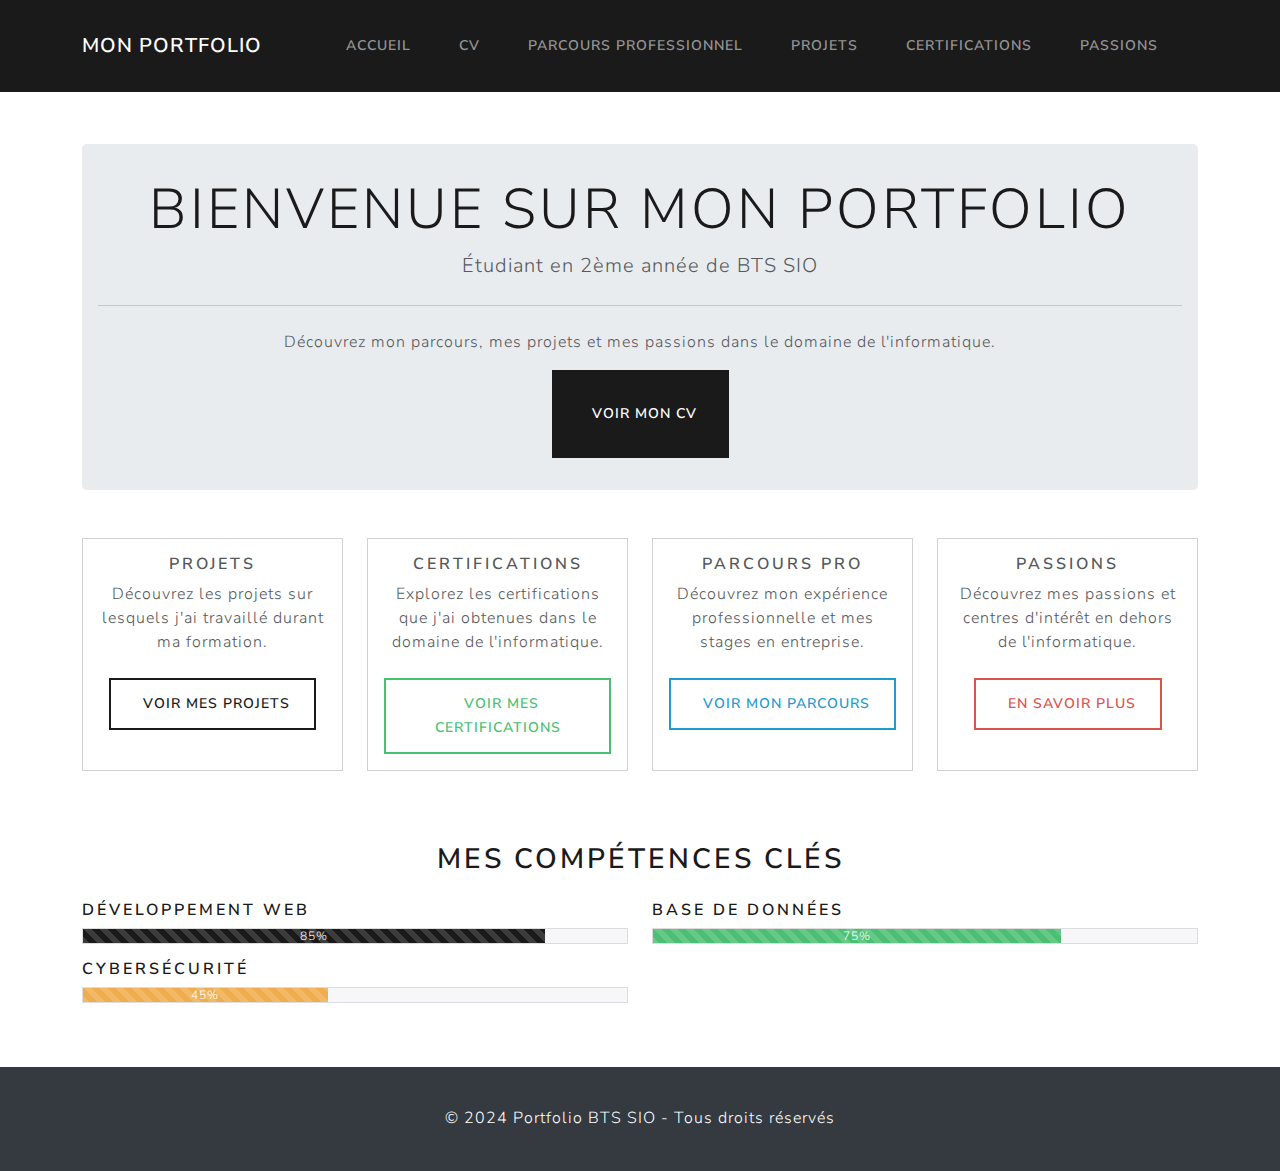
<file: index.html>
<!doctype html>
<html lang="fr">
<head>
    <meta charset="UTF-8">
    <meta name="Portfolio BTS SIO - Bougnon Mika"
          content="width=device-width, user-scalable=no, initial-scale=1.0, maximum-scale=1.0, minimum-scale=1.0">
    <meta http-equiv="X-UA-Compatible" content="ie=edge">
    <link href="assets/css/bootstrap.min.css" rel="stylesheet">
    <link href="assets/css/style.css" rel="stylesheet">
    <script src="assets/js/bootstrap.bundle.min.js"></script>
    <script src="assets/js/script.js"></script>
    <title>Portfolio BTS SIO - Bougnon Mika</title>
</head>
<body>
<nav class="navbar navbar-expand-lg navbar-dark bg-primary fixed-top">
    <div class="container">
        <a class="navbar-brand" href="index.html">Mon Portfolio</a>
        <button class="navbar-toggler" type="button" data-bs-toggle="collapse" data-bs-target="#navbarNav" aria-controls="navbarNav" aria-expanded="false" aria-label="Toggle navigation">
            <span class="navbar-toggler-icon"></span>
        </button>
        <div class="collapse navbar-collapse" id="navbarNav">
            <ul class="navbar-nav ms-auto">
                <li class="nav-item">
                    <a class="nav-link" href="index.html">Accueil</a>
                </li>
                <li class="nav-item">
                    <a class="nav-link" href="Cv.html">CV</a>
                </li>
                <li class="nav-item">
                    <a class="nav-link" href="ParcoursProfessionnel.html">Parcours professionnel</a>
                </li>
                <li class="nav-item">
                    <a class="nav-link" href="Projet.html">Projets</a>
                </li>
                <li class="nav-item">
                    <a class="nav-link" href="Certification.html">Certifications</a>
                </li>
                <li class="nav-item">
                    <a class="nav-link" href="Passion.html">Passions</a>
                </li>
            </ul>
        </div>
    </div>
</nav>

<main class="container mt-5 pt-5">
    <section class="jumbotron text-center animate__animated animate__fadeIn mt-5">
        <h1 class="display-4">Bienvenue sur mon Portfolio</h1>
        <p class="lead">Étudiant en 2ème année de BTS SIO</p>
        <hr class="my-4">
        <p>Découvrez mon parcours, mes projets et mes passions dans le domaine de l'informatique.</p>
        <a class="btn btn-primary btn-lg animate__animated animate__pulse animate__infinite" href="Cv.html" role="button">
            <i class="fas fa-file-alt me-2"></i>Voir mon CV
        </a>
    </section>

    <section class="row mt-5">
        <div class="col-md-3 mb-4">
            <div class="card h-100 animate__animated animate__fadeInUp">
                <div class="card-body text-center">
                    <i class="fas fa-laptop-code fa-3x mb-3 text-primary"></i>
                    <h5 class="card-title">Projets</h5>
                    <p class="card-text">Découvrez les projets sur lesquels j'ai travaillé durant ma formation.</p>
                    <a href="Projet.html" class="btn btn-outline-primary mt-2">
                        <i class="fas fa-arrow-right me-2"></i>Voir mes projets
                    </a>
                </div>
            </div>
        </div>
        <div class="col-md-3 mb-4">
            <div class="card h-100 animate__animated animate__fadeInUp" style="animation-delay: 0.2s;">
                <div class="card-body text-center">
                    <i class="fas fa-certificate fa-3x mb-3 text-success"></i>
                    <h5 class="card-title">Certifications</h5>
                    <p class="card-text">Explorez les certifications que j'ai obtenues dans le domaine de l'informatique.</p>
                    <a href="Certification.html" class="btn btn-outline-success mt-2">
                        <i class="fas fa-award me-2"></i>Voir mes certifications
                    </a>
                </div>
            </div>
        </div>
        <div class="col-md-3 mb-4">
            <div class="card h-100 animate__animated animate__fadeInUp" style="animation-delay: 0.4s;">
                <div class="card-body text-center">
                    <i class="fas fa-briefcase fa-3x mb-3 text-info"></i>
                    <h5 class="card-title">Parcours Pro</h5>
                    <p class="card-text">Découvrez mon expérience professionnelle et mes stages en entreprise.</p>
                    <a href="ParcoursProfessionnel.html" class="btn btn-outline-info mt-2">
                        <i class="fas fa-user-tie me-2"></i>Voir mon parcours
                    </a>
                </div>
            </div>
        </div>
        <div class="col-md-3 mb-4">
            <div class="card h-100 animate__animated animate__fadeInUp" style="animation-delay: 0.6s;">
                <div class="card-body text-center">
                    <i class="fas fa-heart fa-3x mb-3 text-danger"></i>
                    <h5 class="card-title">Passions</h5>
                    <p class="card-text">Découvrez mes passions et centres d'intérêt en dehors de l'informatique.</p>
                    <a href="Passion.html" class="btn btn-outline-danger mt-2">
                        <i class="fas fa-smile-beam me-2"></i>En savoir plus
                    </a>
                </div>
            </div>
        </div>
    </section>

    <section class="mt-5 animate__animated animate__fadeIn" style="animation-delay: 0.8s;">
        <h2 class="text-center mb-4">Mes compétences clés</h2>
        <div class="row">
            <div class="col-md-6 mb-3">
                <h5>Développement Web</h5>
                <div class="progress border border-black border-opacity-10">
                    <div class="progress-bar progress-bar-striped progress-bar-animated" role="progressbar" style="width: 85%;" aria-valuenow="85" aria-valuemin="0" aria-valuemax="100">85%</div>
                </div>
            </div>
            <div class="col-md-6 mb-3">
                <h5>Base de données</h5>
                <div class="progress border border-black border-opacity-10">
                    <div class="progress-bar progress-bar-striped progress-bar-animated bg-success" role="progressbar" style="width: 75%;" aria-valuenow="75" aria-valuemin="0" aria-valuemax="100">75%</div>
                </div>
            </div>
            <div class="col-md-6 mb-3">
                <h5>Cybersécurité</h5>
                <div class="progress border border-black border-opacity-10">
                    <div class="progress-bar progress-bar-striped progress-bar-animated bg-warning" role="progressbar" style="width: 45%;" aria-valuenow="45" aria-valuemin="0" aria-valuemax="100">45%</div>
                </div>
            </div>
        </div>
    </section>
</main>

<footer class="bg-dark text-white text-center mt-5" style="padding-bottom: 25px; padding-top: 39px">
    <p>&copy; 2024 Portfolio BTS SIO - Tous droits réservés</p>
</footer>
</body>
</html>
</file>
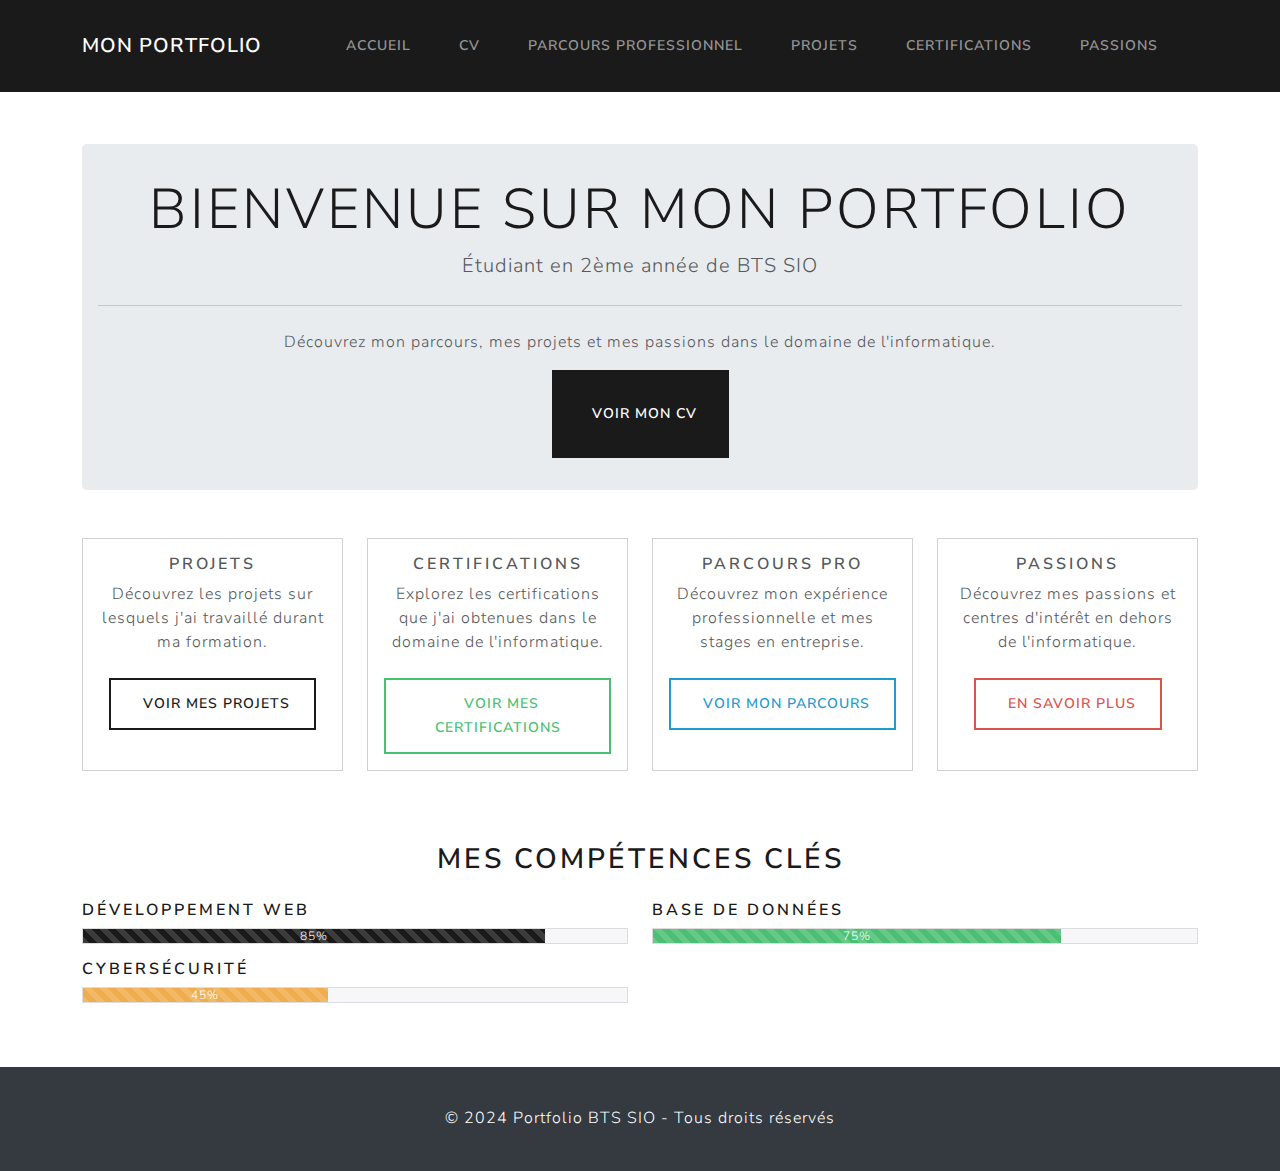
<file: accueil.html>
<!doctype html>
<html lang="fr">
<head>
    <meta charset="UTF-8">
    <meta name="Portfolio BTS SIO - Bougnon Mika"
          content="width=device-width, user-scalable=no, initial-scale=1.0, maximum-scale=1.0, minimum-scale=1.0">
    <meta http-equiv="X-UA-Compatible" content="ie=edge">
    <link href="assets/css/bootstrap.min.css" rel="stylesheet">
    <link href="assets/css/style.css" rel="stylesheet">
    <script src="assets/js/bootstrap.bundle.min.js"></script>
    <script src="assets/js/script.js"></script>
    <title>Portfolio BTS SIO - Bougnon Mika</title>
</head>
<body>
<nav class="navbar navbar-expand-lg navbar-dark bg-primary fixed-top">
    <div class="container">
        <a class="navbar-brand" href="Accueil.html">Mon Portfolio</a>
        <button class="navbar-toggler" type="button" data-bs-toggle="collapse" data-bs-target="#navbarNav" aria-controls="navbarNav" aria-expanded="false" aria-label="Toggle navigation">
            <span class="navbar-toggler-icon"></span>
        </button>
        <div class="collapse navbar-collapse" id="navbarNav">
            <ul class="navbar-nav ms-auto">
                <li class="nav-item">
                    <a class="nav-link" href="Accueil.html">Accueil</a>
                </li>
                <li class="nav-item">
                    <a class="nav-link" href="Cv.html">CV</a>
                </li>
                <li class="nav-item">
                    <a class="nav-link" href="ParcoursProfessionnel.html">Parcours professionnel</a>
                </li>
                <li class="nav-item">
                    <a class="nav-link" href="Projet.html">Projets</a>
                </li>
                <li class="nav-item">
                    <a class="nav-link" href="Certification.html">Certifications</a>
                </li>
                <li class="nav-item">
                    <a class="nav-link" href="Passion.html">Passions</a>
                </li>
            </ul>
        </div>
    </div>
</nav>

<main class="container mt-5 pt-5">
    <section class="jumbotron text-center animate__animated animate__fadeIn mt-5">
        <h1 class="display-4">Bienvenue sur mon Portfolio</h1>
        <p class="lead">Étudiant en 2ème année de BTS SIO</p>
        <hr class="my-4">
        <p>Découvrez mon parcours, mes projets et mes passions dans le domaine de l'informatique.</p>
        <a class="btn btn-primary btn-lg animate__animated animate__pulse animate__infinite" href="Cv.html" role="button">
            <i class="fas fa-file-alt me-2"></i>Voir mon CV
        </a>
    </section>

    <section class="row mt-5">
        <div class="col-md-3 mb-4">
            <div class="card h-100 animate__animated animate__fadeInUp">
                <div class="card-body text-center">
                    <i class="fas fa-laptop-code fa-3x mb-3 text-primary"></i>
                    <h5 class="card-title">Projets</h5>
                    <p class="card-text">Découvrez les projets sur lesquels j'ai travaillé durant ma formation.</p>
                    <a href="Projet.html" class="btn btn-outline-primary mt-2">
                        <i class="fas fa-arrow-right me-2"></i>Voir mes projets
                    </a>
                </div>
            </div>
        </div>
        <div class="col-md-3 mb-4">
            <div class="card h-100 animate__animated animate__fadeInUp" style="animation-delay: 0.2s;">
                <div class="card-body text-center">
                    <i class="fas fa-certificate fa-3x mb-3 text-success"></i>
                    <h5 class="card-title">Certifications</h5>
                    <p class="card-text">Explorez les certifications que j'ai obtenues dans le domaine de l'informatique.</p>
                    <a href="Certification.html" class="btn btn-outline-success mt-2">
                        <i class="fas fa-award me-2"></i>Voir mes certifications
                    </a>
                </div>
            </div>
        </div>
        <div class="col-md-3 mb-4">
            <div class="card h-100 animate__animated animate__fadeInUp" style="animation-delay: 0.4s;">
                <div class="card-body text-center">
                    <i class="fas fa-briefcase fa-3x mb-3 text-info"></i>
                    <h5 class="card-title">Parcours Pro</h5>
                    <p class="card-text">Découvrez mon expérience professionnelle et mes stages en entreprise.</p>
                    <a href="ParcoursProfessionnel.html" class="btn btn-outline-info mt-2">
                        <i class="fas fa-user-tie me-2"></i>Voir mon parcours
                    </a>
                </div>
            </div>
        </div>
        <div class="col-md-3 mb-4">
            <div class="card h-100 animate__animated animate__fadeInUp" style="animation-delay: 0.6s;">
                <div class="card-body text-center">
                    <i class="fas fa-heart fa-3x mb-3 text-danger"></i>
                    <h5 class="card-title">Passions</h5>
                    <p class="card-text">Découvrez mes passions et centres d'intérêt en dehors de l'informatique.</p>
                    <a href="Passion.html" class="btn btn-outline-danger mt-2">
                        <i class="fas fa-smile-beam me-2"></i>En savoir plus
                    </a>
                </div>
            </div>
        </div>
    </section>

    <section class="mt-5 animate__animated animate__fadeIn" style="animation-delay: 0.8s;">
        <h2 class="text-center mb-4">Mes compétences clés</h2>
        <div class="row">
            <div class="col-md-6 mb-3">
                <h5>Développement Web</h5>
                <div class="progress border border-black border-opacity-10">
                    <div class="progress-bar progress-bar-striped progress-bar-animated" role="progressbar" style="width: 85%;" aria-valuenow="85" aria-valuemin="0" aria-valuemax="100">85%</div>
                </div>
            </div>
            <div class="col-md-6 mb-3">
                <h5>Base de données</h5>
                <div class="progress border border-black border-opacity-10">
                    <div class="progress-bar progress-bar-striped progress-bar-animated bg-success" role="progressbar" style="width: 75%;" aria-valuenow="75" aria-valuemin="0" aria-valuemax="100">75%</div>
                </div>
            </div>
            <div class="col-md-6 mb-3">
                <h5>Cybersécurité</h5>
                <div class="progress border border-black border-opacity-10">
                    <div class="progress-bar progress-bar-striped progress-bar-animated bg-warning" role="progressbar" style="width: 45%;" aria-valuenow="45" aria-valuemin="0" aria-valuemax="100">45%</div>
                </div>
            </div>
        </div>
    </section>
</main>

<footer class="bg-dark text-white text-center mt-5" style="padding-bottom: 25px; padding-top: 39px">
    <p>&copy; 2024 Portfolio BTS SIO - Tous droits réservés</p>
</footer>
</body>
</html>
</file>
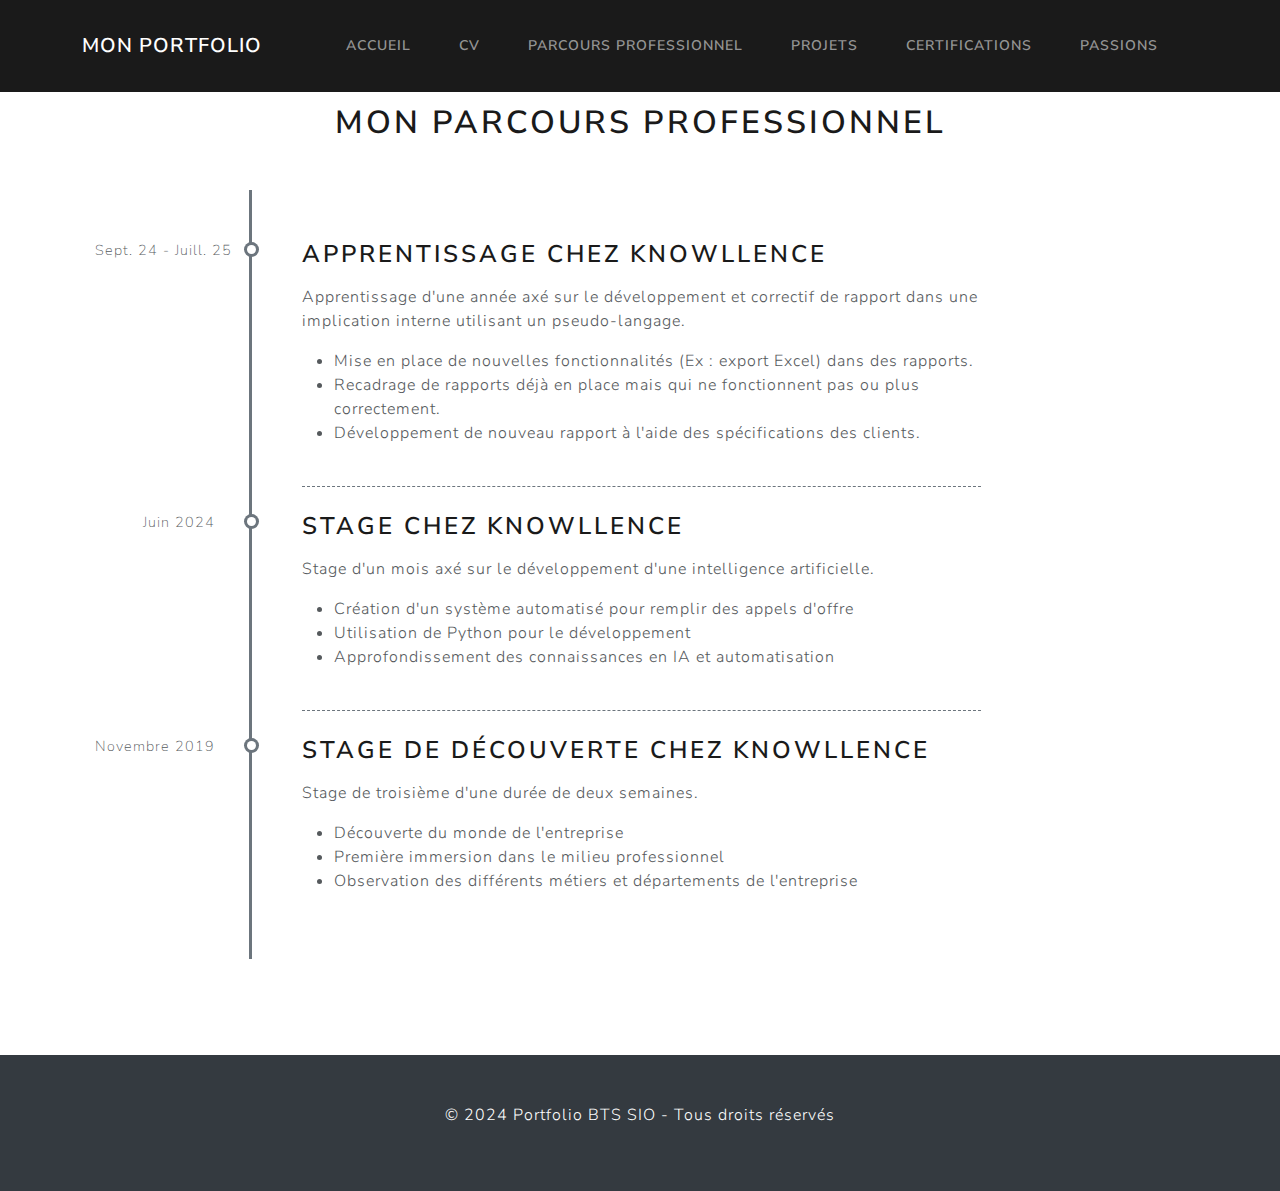
<file: ParcoursProfessionnel.html>
<!doctype html>
<html lang="fr">
<head>
    <meta charset="UTF-8">
    <meta name="Portfolio BTS SIO - Bougnon Mika"
          content="width=device-width, user-scalable=no, initial-scale=1.0, maximum-scale=1.0, minimum-scale=1.0">
    <meta http-equiv="X-UA-Compatible" content="ie=edge">
    <link href="assets/css/bootstrap.min.css" rel="stylesheet">
    <link href="assets/css/style-parcours-pro.css" rel="stylesheet">
    <script src="assets/js/bootstrap.bundle.min.js"></script>
    <script src="assets/js/script.js"></script>
    <title>Parcours professionnel - Bougnon Mika</title>
</head>
<body>
<nav class="navbar navbar-expand-lg navbar-dark bg-primary fixed-top">
    <div class="container">
        <a class="navbar-brand" href="index.html">Mon Portfolio</a>
        <button class="navbar-toggler" type="button" data-bs-toggle="collapse" data-bs-target="#navbarNav" aria-controls="navbarNav" aria-expanded="false" aria-label="Toggle navigation">
            <span class="navbar-toggler-icon"></span>
        </button>
        <div class="collapse navbar-collapse" id="navbarNav">
            <ul class="navbar-nav ms-auto">
                <li class="nav-item">
                    <a class="nav-link" href="index.html">Accueil</a>
                </li>
                <li class="nav-item">
                    <a class="nav-link" href="Cv.html">CV</a>
                </li>
                <li class="nav-item">
                    <a class="nav-link" href="ParcoursProfessionnel.html">Parcours professionnel</a>
                </li>
                <li class="nav-item">
                    <a class="nav-link" href="Projet.html">Projets</a>
                </li>
                <li class="nav-item">
                    <a class="nav-link" href="Certification.html">Certifications</a>
                </li>
                <li class="nav-item">
                    <a class="nav-link" href="Passion.html">Passions</a>
                </li>
            </ul>
        </div>
    </div>
</nav>
<div class="container mt-5 py-5">
    <h1 class="text-center mt-2 mb-5">Mon Parcours Professionnel</h1>

    <div class="timeline">

        <div class="event" data-date= "Sept. 24 - Juill. 25">
            <h3 class="mb-3">Apprentissage chez KNOWLLENCE</h3>
            <p>Apprentissage d'une année axé sur le développement et correctif de rapport dans une implication interne utilisant un pseudo-langage.</p>
            <ul>
                <li>Mise en place de nouvelles fonctionnalités (Ex : export Excel) dans des rapports.</li>
                <li>Recadrage de rapports déjà en place mais qui ne fonctionnent pas ou plus correctement.</li>
                <li>Développement de nouveau rapport à l'aide des spécifications des clients.</li>
            </ul>
        </div>

        <div class="event" data-date="Juin 2024">
            <h3 class="mb-3">Stage chez KNOWLLENCE</h3>
            <p>Stage d'un mois axé sur le développement d'une intelligence artificielle.</p>
            <ul>
                <li>Création d'un système automatisé pour remplir des appels d'offre</li>
                <li>Utilisation de Python pour le développement</li>
                <li>Approfondissement des connaissances en IA et automatisation</li>
            </ul>
        </div>

        <div class="event" data-date="Novembre 2019">
            <h3 class="mb-3">Stage de découverte chez KNOWLLENCE</h3>
            <p>Stage de troisième d'une durée de deux semaines.</p>
            <ul>
                <li>Découverte du monde de l'entreprise</li>
                <li>Première immersion dans le milieu professionnel</li>
                <li>Observation des différents métiers et départements de l'entreprise</li>
            </ul>
        </div>
    </div>
</div>

<footer class="bg-dark text-white text-center py-5 mt-5">
    <p>&copy; 2024 Portfolio BTS SIO - Tous droits réservés</p>
</footer>
</body>
</html>
</file>
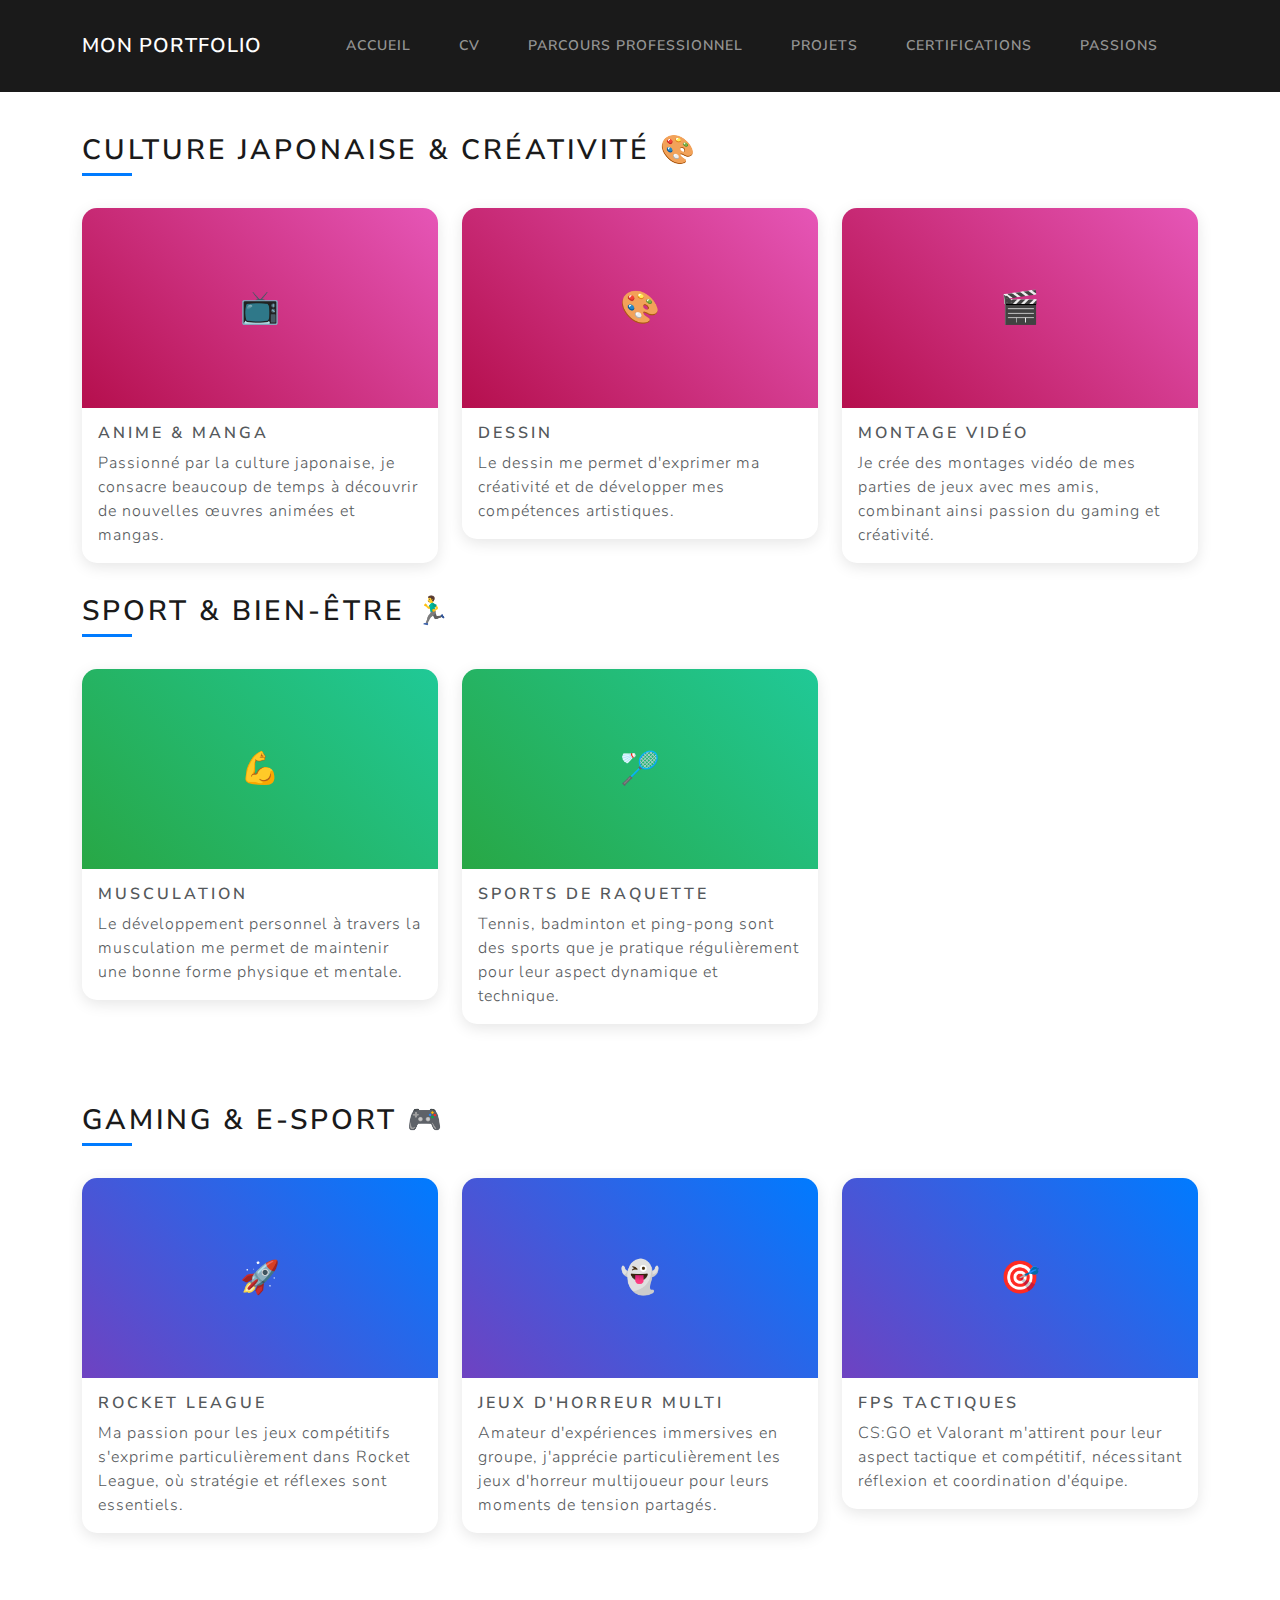
<file: Passion.html>
<!DOCTYPE html>
<html lang="en">
<head>
    <meta charset="UTF-8">
    <link href="assets/css/bootstrap.min.css" rel="stylesheet">
    <link href="assets/css/style-passions.css" rel="stylesheet">
    <script src="assets/js/script.js"></script>
    <title>Title</title>
</head>
<nav class="navbar navbar-expand-lg navbar-dark bg-primary fixed-top">
  <div class="container">
    <a class="navbar-brand" href="index.html">Mon Portfolio</a>
    <button class="navbar-toggler" type="button" data-bs-toggle="collapse" data-bs-target="#navbarNav" aria-controls="navbarNav" aria-expanded="false" aria-label="Toggle navigation">
      <span class="navbar-toggler-icon"></span>
    </button>
    <div class="collapse navbar-collapse" id="navbarNav">
      <ul class="navbar-nav ms-auto">
        <li class="nav-item">
          <a class="nav-link" href="index.html">Accueil</a>
        </li>
        <li class="nav-item">
          <a class="nav-link" href="Cv.html">CV</a>
        </li>
        <li class="nav-item">
          <a class="nav-link" href="ParcoursProfessionnel.html">Parcours professionnel</a>
        </li>
        <li class="nav-item">
          <a class="nav-link" href="Projet.html">Projets</a>
        </li>
        <li class="nav-item">
          <a class="nav-link" href="Certification.html">Certifications</a>
        </li>
        <li class="nav-item">
          <a class="nav-link" href="Passion.html">Passions</a>
        </li>
      </ul>
    </div>
  </div>
</nav>
<body>
<div class="container py-5">
  <h1 class="text-center mb-5 animate__animated animate__fadeIn">Mes Passions 🎮 🎨 🏃‍♂️</h1>

  <!-- Culture Section -->
  <section class="animate__animated animate__fadeInUp animate__delay-2s">
    <h2 class="category-title">Culture Japonaise & Créativité 🎨</h2>
    <div class="row">
      <div class="col-md-4">
        <div class="card passion-card">
          <div class="placeholder-img bg-anime text-white d-flex align-items-center justify-content-center">
            <span class="fs-1">📺</span>
          </div>
          <div class="card-body">
            <h5 class="card-title">Anime & Manga</h5>
            <p class="card-text">Passionné par la culture japonaise, je consacre beaucoup de temps à découvrir de nouvelles œuvres animées et mangas.</p>
          </div>
        </div>
      </div>
      <div class="col-md-4">
        <div class="card passion-card">
          <div class="placeholder-img bg-anime text-white d-flex align-items-center justify-content-center">
            <span class="fs-1">🎨</span>
          </div>
          <div class="card-body">
            <h5 class="card-title">Dessin</h5>
            <p class="card-text">Le dessin me permet d'exprimer ma créativité et de développer mes compétences artistiques.</p>
          </div>
        </div>
      </div>
      <div class="col-md-4">
        <div class="card passion-card">
          <div class="placeholder-img bg-anime text-white d-flex align-items-center justify-content-center">
            <span class="fs-1">🎬</span>
          </div>
          <div class="card-body">
            <h5 class="card-title">Montage Vidéo</h5>
            <p class="card-text">Je crée des montages vidéo de mes parties de jeux avec mes amis, combinant ainsi passion du gaming et créativité.</p>
          </div>
        </div>
      </div>
    </div>
  </section>

  <!-- Sport Section -->
  <section class="mb-5 animate__animated animate__fadeInUp animate__delay-1s">
    <h2 class="category-title">Sport & Bien-être 🏃‍♂️</h2>
    <div class="row">
      <div class="col-md-4">
        <div class="card passion-card">
          <div class="placeholder-img bg-sport text-white d-flex align-items-center justify-content-center">
            <span class="fs-1">💪</span>
          </div>
          <div class="card-body">
            <h5 class="card-title">Musculation</h5>
            <p class="card-text">Le développement personnel à travers la musculation me permet de maintenir une bonne forme physique et mentale.</p>
          </div>
        </div>
      </div>
      <div class="col-md-4">
        <div class="card passion-card">
          <div class="placeholder-img bg-sport text-white d-flex align-items-center justify-content-center">
            <span class="fs-1">🏸</span>
          </div>
          <div class="card-body">
            <h5 class="card-title">Sports de Raquette</h5>
            <p class="card-text">Tennis, badminton et ping-pong sont des sports que je pratique régulièrement pour leur aspect dynamique et technique.</p>
          </div>
        </div>
      </div>
    </div>
  </section>

  <!-- Gaming Section -->
  <section class="mb-5 animate__animated animate__fadeInUp">
    <h2 class="category-title">Gaming & E-Sport 🎮</h2>
    <div class="row">
      <div class="col-md-4">
        <div class="card passion-card">
          <div class="placeholder-img bg-gaming text-white d-flex align-items-center justify-content-center">
            <span class="fs-1">🚀</span>
          </div>
          <div class="card-body">
            <h5 class="card-title">Rocket League</h5>
            <p class="card-text">Ma passion pour les jeux compétitifs s'exprime particulièrement dans Rocket League, où stratégie et réflexes sont essentiels.</p>
          </div>
        </div>
      </div>
      <div class="col-md-4">
        <div class="card passion-card">
          <div class="placeholder-img bg-gaming text-white d-flex align-items-center justify-content-center">
            <span class="fs-1">👻</span>
          </div>
          <div class="card-body">
            <h5 class="card-title">Jeux d'Horreur Multi</h5>
            <p class="card-text">Amateur d'expériences immersives en groupe, j'apprécie particulièrement les jeux d'horreur multijoueur pour leurs moments de tension partagés.</p>
          </div>
        </div>
      </div>
      <div class="col-md-4">
        <div class="card passion-card">
          <div class="placeholder-img bg-gaming text-white d-flex align-items-center justify-content-center">
            <span class="fs-1">🎯</span>
          </div>
          <div class="card-body">
            <h5 class="card-title">FPS Tactiques</h5>
            <p class="card-text">CS:GO et Valorant m'attirent pour leur aspect tactique et compétitif, nécessitant réflexion et coordination d'équipe.</p>
          </div>
        </div>
      </div>
    </div>
  </section>
</div>
</body>
</html>
</file>
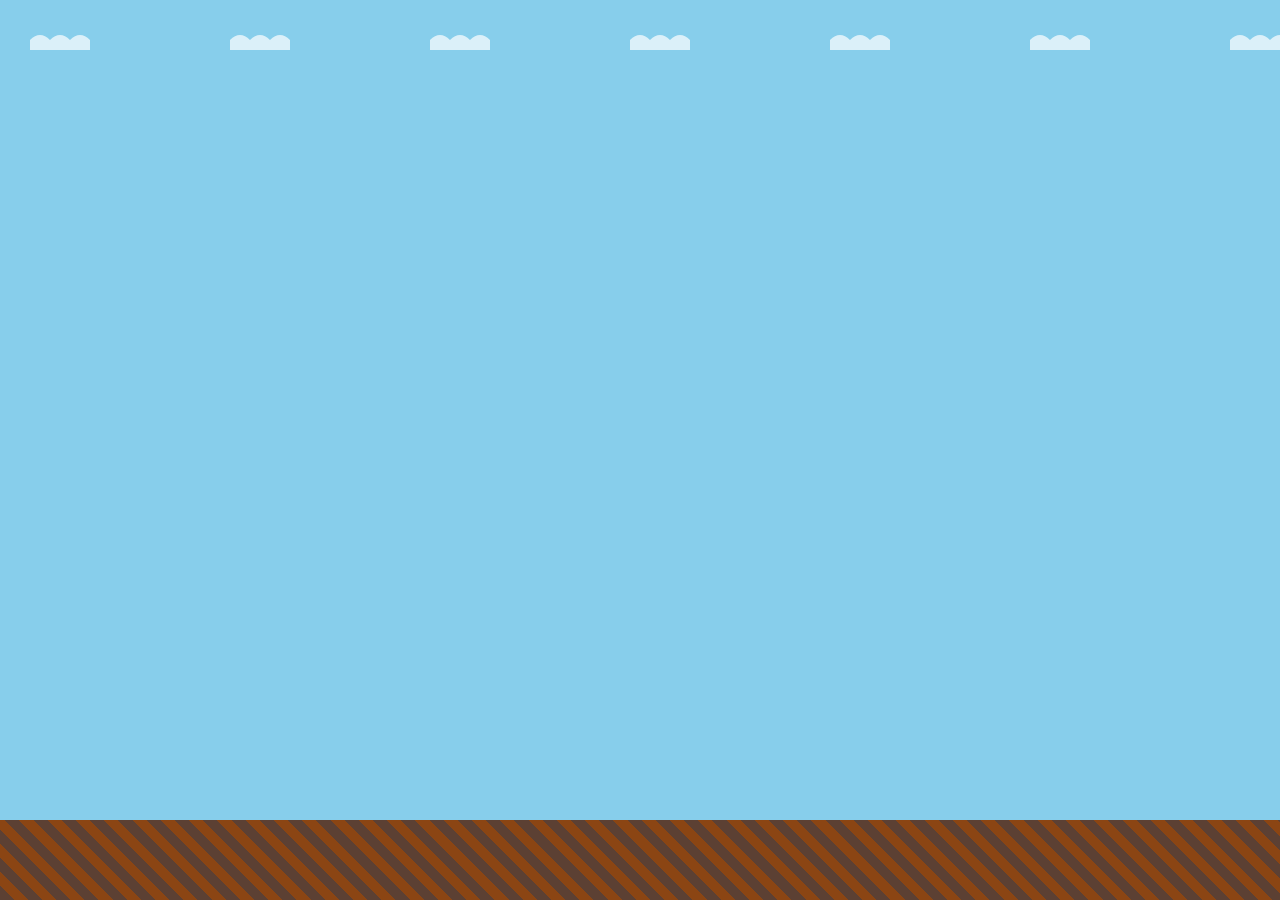
<file: ProjetConstruction.html>
<!DOCTYPE html>
<html lang="fr">
<head>
  <meta charset="UTF-8">
  <meta name="viewport" content="width=device-width, initial-scale=1.0">
  <title>Site en Construction</title>
  <link href="https://cdnjs.cloudflare.com/ajax/libs/bootstrap/5.3.2/css/bootstrap.min.css" rel="stylesheet">
  <style>
    @import url('https://fonts.googleapis.com/css2?family=VT323&display=swap');

    body {
      margin: 0;
      overflow: hidden;
      background-color: #87CEEB;
      height: 100vh;
      font-family: 'VT323', monospace;
    }

    .minecraft-world {
      position: relative;
      width: 100%;
      height: 100vh;
      overflow: hidden;
    }

    .steve {
      width: 64px;
      height: 128px;
      position: absolute;
      left: -100px;
      bottom: 80px;
      animation: steveWalk 4s forwards;
      z-index: 2;
    }

    .sign {
      width: 150px;
      height: 120px;
      background-color: #8B4513;
      position: absolute;
      left: 50%;
      bottom: 80px;
      transform: translateX(-50%) scale(0);
      animation: signPop 0.5s ease-out 3s forwards;
      border: 4px solid #4A3319;
      padding: 15px;
      text-align: center;
      color: white;
      font-size: 24px;
      z-index: 1;
    }

    .ground {
      position: absolute;
      bottom: 0;
      width: 100%;
      height: 80px;
      background: repeating-linear-gradient(
              45deg,
              #5C4033,
              #5C4033 10px,
              #8B4513 10px,
              #8B4513 20px
      );
      z-index: 1;
    }

    .clouds {
      position: absolute;
      top: 0;
      left: 0;
      width: 200%;
      height: 100%;
      background: url('data:image/svg+xml,<svg xmlns="http://www.w3.org/2000/svg" width="200" height="100" viewBox="0 0 200 100"><path fill="white" d="M30 40 Q40 30 50 40 Q60 30 70 40 Q80 30 90 40 L90 50 L30 50 Z"/></svg>') repeat-x;
      animation: cloudMove 20s linear infinite;
      opacity: 0.7;
    }

    @keyframes steveWalk {
      0% {
        left: -100px;
      }
      70% {
        left: calc(50% - 82px);
      }
      100% {
        left: calc(50% - 32px);
      }
    }

    @keyframes signPop {
      0% {
        transform: translateX(-50%) scale(0);
      }
      70% {
        transform: translateX(-50%) scale(1.2);
      }
      100% {
        transform: translateX(-50%) scale(1);
      }
    }

    @keyframes cloudMove {
      from {
        transform: translateX(0);
      }
      to {
        transform: translateX(-50%);
      }
    }

    .steve-sprite {
      width: 100%;
      height: 100%;
      background: url('data:image/svg+xml,<svg xmlns="http://www.w3.org/2000/svg" width="64" height="128"><rect x="16" y="0" width="32" height="32" fill="%23995C33"/><rect x="8" y="32" width="48" height="48" fill="%234A76B7"/><rect x="16" y="80" width="16" height="48" fill="%23995C33"/><rect x="32" y="80" width="16" height="48" fill="%23995C33"/></svg>');
      animation: spriteAnimate 0.4s steps(2) infinite;
    }

    @keyframes spriteAnimate {
      from {
        transform: translateX(0);
      }
      to {
        transform: translateX(-128px);
      }
    }

    .construction-text {
      opacity: 0;
      animation: textFade 0.5s ease-in 3.5s forwards;
    }

    @keyframes textFade {
      from {
        opacity: 0;
      }
      to {
        opacity: 1;
      }
    }
  </style>
</head>
<body>
<div class="minecraft-world">
  <div class="clouds"></div>
  <div class="steve">
    <div class="steve-sprite"></div>
  </div>
  <div class="sign">
    <div class="construction-text">
      Page en<br>Construction
    </div>
  </div>
  <div class="ground"></div>
</div>

<script>
  document.addEventListener('DOMContentLoaded', function() {
    const steve = document.querySelector('.steve');

    steve.addEventListener('animationend', function(e) {
      if (e.animationName === 'steveWalk') {
        steve.style.animation = 'none';
        steve.querySelector('.steve-sprite').style.animation = 'none';
      }
    });
  });
</script>
</body>
</html>
</file>
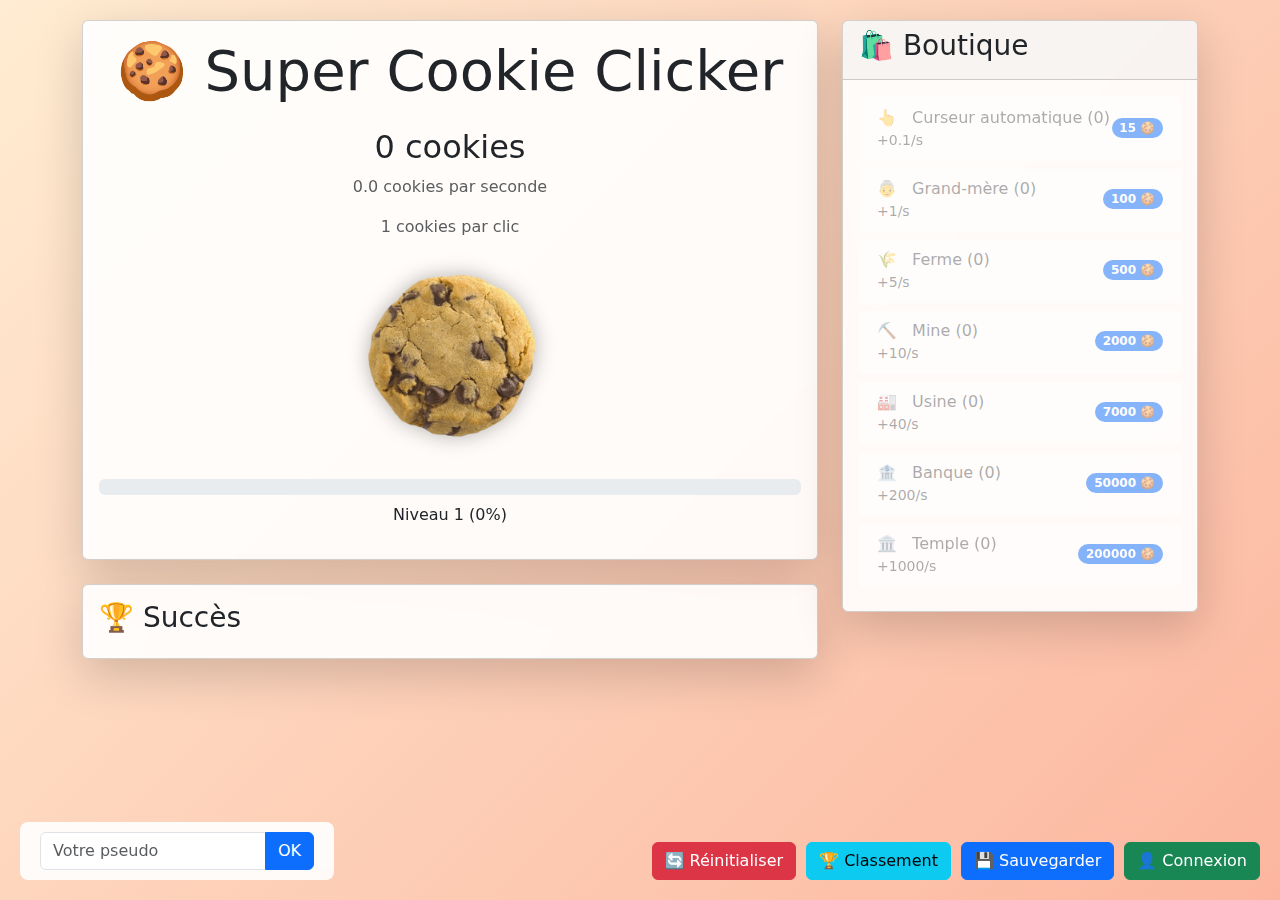
<file: Secret.html>
<!DOCTYPE html>
<html lang="fr">
<head>
    <meta charset="UTF-8">
    <meta name="viewport" content="width=device-width, initial-scale=1.0">
    <title>Super Cookie Clicker</title>
    <link href="https://cdn.jsdelivr.net/npm/bootstrap@5.3.0/dist/css/bootstrap.min.css" rel="stylesheet">
    <style>
        body {
            background: linear-gradient(135deg, #ffecd2 0%, #fcb69f 100%);
            min-height: 100vh;
            padding: 20px;
            padding-bottom: 100px;
        }

        .cookie {
            cursor: pointer;
            transition: transform 0.1s;
            width: 200px;
            height: 200px;
            user-select: none;
            filter: drop-shadow(0 0 10px rgba(0, 0, 0, 0.3));
        }

        .cookie:active {
            transform: scale(0.95);
        }

        .cookie:hover {
            transform: scale(1.05);
        }

        .achievement {
            position: fixed;
            top: 20px;
            right: 20px;
            z-index: 1000;
            animation: slideIn 0.5s ease-out;
        }

        @keyframes slideIn {
            from { transform: translateX(100%); opacity: 0; }
            to { transform: translateX(0); opacity: 1; }
        }

        .building {
            transition: transform 0.2s ease-in-out, border-color 0.2s ease-in-out, background-color 0.2s ease-in-out !important;
            border: 2px solid transparent;
            margin-bottom: 8px !important;
            display: block;
            width: 100%;
            text-align: left;
            background-color: #fff;
            position: relative;
            overflow: hidden;
        }

        .building:hover:not(.disabled) {
            transform: translateX(10px);
            border-color: #0d6efd;
            background-color: #f8f9fa;
            z-index: 1;
        }

        .disabled {
            opacity: 0.5;
            cursor: not-allowed;
            pointer-events: none;
        }

        #goldenCookie {
            position: fixed;
            cursor: pointer;
            transition: all 0.3s;
            animation: float 2s infinite ease-in-out;
            filter: drop-shadow(0 0 5px gold);
        }

        @keyframes float {
            0%, 100% { transform: translateY(0); }
            50% { transform: translateY(-10px); }
        }

        .stats-card {
            background: rgba(255, 255, 255, 0.9);
            backdrop-filter: blur(10px);
        }

        .upgrade-icon {
            width: 30px;
            height: 30px;
            margin-right: 10px;
        }

        #rankingModal .modal-content {
            background: rgba(255, 255, 255, 0.95);
            backdrop-filter: blur(10px);
        }

        #loginModal .modal-content {
            background: rgba(255, 255, 255, 0.95);
            backdrop-filter: blur(10px);
        }

        .notification {
            position: fixed;
            top: 20px;
            right: 20px;
            z-index: 1100;
            animation: slideIn 0.5s ease-out;
        }

        .control-buttons {
            position: fixed;
            bottom: 20px;
            right: 20px;
            z-index: 1000;
            display: flex;
            gap: 10px;
        }

        .player-info {
            position: fixed;
            bottom: 20px;
            left: 20px;
            z-index: 1000;
            background: rgba(255, 255, 255, 0.9);
            padding: 10px 20px;
            border-radius: 8px;
            backdrop-filter: blur(10px);
        }
    </style>
</head>
<body>
<div class="container">
    <div class="row">
        <div class="col-md-8">
            <div class="card shadow-lg mb-4 stats-card">
                <div class="card-body text-center">
                    <h1 class="display-4 mb-4">🍪 Super Cookie Clicker</h1>
                    <div class="mb-3">
                        <h2 id="cookieCount">0 cookies</h2>
                        <p id="cps" class="text-muted">0 cookies par seconde</p>
                        <p id="cpc" class="text-muted">1 cookie par clic</p>
                    </div>
                    <img src="assets/image/Projet/cookie.png"
                         alt="Cookie"
                         class="cookie"
                         id="cookieButton">
                    <div class="mt-4">
                        <div class="progress">
                            <div id="levelProgress" class="progress-bar bg-warning" style="width: 0%"></div>
                        </div>
                        <p id="levelInfo" class="mt-2">Niveau 1</p>
                    </div>
                </div>
            </div>

            <div class="card shadow-lg stats-card">
                <div class="card-body">
                    <h3>🏆 Succès</h3>
                    <div id="achievements" class="list-group">
                        <!-- Les succès seront ajoutés ici -->
                    </div>
                </div>
            </div>
        </div>

        <div class="col-md-4">
            <div class="card shadow-lg stats-card">
                <div class="card-header">
                    <h3>🛍️ Boutique</h3>
                </div>
                <div class="card-body">
                    <div id="buildings" class="list-group">
                        <!-- Les bâtiments seront ajoutés ici -->
                    </div>
                </div>
            </div>
        </div>
    </div>
</div>

<!-- Modal de connexion -->
<div class="modal fade" id="loginModal" tabindex="-1">
    <div class="modal-dialog">
        <div class="modal-content">
            <div class="modal-header">
                <h5 class="modal-title">Connexion / Inscription</h5>
                <button type="button" class="btn-close" data-bs-dismiss="modal"></button>
            </div>
            <div class="modal-body">
                <form id="loginForm" onsubmit="return game.handleLogin(event)">
                    <div class="mb-3">
                        <label for="loginUsername" class="form-label">Pseudo</label>
                        <input type="text" class="form-control" id="loginUsername" required>
                    </div>
                    <div class="mb-3">
                        <label for="loginPassword" class="form-label">Mot de passe</label>
                        <input type="password" class="form-control" id="loginPassword" required>
                    </div>
                    <div class="d-flex justify-content-between">
                        <button type="submit" class="btn btn-primary">Connexion</button>
                        <button type="button" class="btn btn-success" onclick="game.handleRegister()">Inscription</button>
                    </div>
                </form>
            </div>
        </div>
    </div>
</div>

<!-- Boutons de contrôle -->
<div class="control-buttons">
    <button class="btn btn-danger" onclick="game.resetGame()">🔄 Réinitialiser</button>
    <button class="btn btn-info" onclick="game.showRanking()">🏆 Classement</button>
    <button class="btn btn-primary" onclick="game.saveGame()">💾 Sauvegarder</button>
    <button class="btn btn-success" onclick="game.showLogin()">👤 Connexion</button>
</div>

<!-- Info joueur -->
<div class="player-info">
    <div class="input-group">
        <input type="text" id="playerName" class="form-control" placeholder="Votre pseudo">
        <button class="btn btn-primary" onclick="game.updatePlayerName()">OK</button>
    </div>
</div>
<script>
    class CookieGame {
        constructor() {
            this.loadGame();
            this.setupEventListeners();
            this.startGameLoop();
            this.updateUI();
            this.spawnGoldenCookieLoop();
            this.autoSaveInterval = setInterval(() => this.saveGame(), 60000); // Sauvegarde automatique toutes les minutes
        }

        initializeGame() {
            this.cookies = 0;
            this.cookiesPerClick = 1;
            this.cookiesPerSecond = 0;
            this.level = 1;
            this.totalCookiesEver = 0;
            this.buildings = {
                cursor: { count: 0, base_price: 15, cps: 0.1, name: "Curseur automatique", icon: "👆" },
                grandma: { count: 0, base_price: 100, cps: 1, name: "Grand-mère", icon: "👵" },
                farm: { count: 0, base_price: 500, cps: 5, name: "Ferme", icon: "🌾" },
                mine: { count: 0, base_price: 2000, cps: 10, name: "Mine", icon: "⛏️" },
                factory: { count: 0, base_price: 7000, cps: 40, name: "Usine", icon: "🏭" },
                bank: { count: 0, base_price: 50000, cps: 200, name: "Banque", icon: "🏦" },
                temple: { count: 0, base_price: 200000, cps: 1000, name: "Temple", icon: "🏛️" }
            };
            this.achievements = [
                { id: "first_cookie", name: "Premier Cookie", description: "Cliquez sur votre premier cookie", unlocked: false, condition: () => this.cookies >= 1 },
                { id: "100_cookies", name: "Amateur de cookies", description: "Obtenez 100 cookies", unlocked: false, condition: () => this.cookies >= 100 },
                { id: "1000_cookies", name: "Collectionneur", description: "Obtenez 1000 cookies", unlocked: false, condition: () => this.cookies >= 1000 },
                { id: "1M_cookies", name: "Millionnaire", description: "Obtenez 1 million de cookies", unlocked: false, condition: () => this.cookies >= 1000000 },
                { id: "first_building", name: "Constructeur", description: "Achetez votre premier bâtiment", unlocked: false, condition: () => Object.values(this.buildings).some(b => b.count > 0) },
                { id: "level_10", name: "Expert", description: "Atteignez le niveau 10", unlocked: false, condition: () => this.level >= 10 }
            ];
        }

        setupEventListeners() {
            document.getElementById('cookieButton').addEventListener('click', () => this.clickCookie());
            this.renderBuildings();
        }

        calculateBuildingPrice(building) {
            return Math.floor(building.base_price * Math.pow(1.15, building.count));
        }

        clickCookie() {
            this.cookies += this.cookiesPerClick;
            this.totalCookiesEver += this.cookiesPerClick;
            this.updateUI();
            this.checkAchievements();
        }

        buyBuilding(buildingKey) {
            const building = this.buildings[buildingKey];
            const price = this.calculateBuildingPrice(building);

            if (this.cookies >= price) {
                this.cookies -= price;
                building.count++;
                this.updateCPS();
                this.updateUI();
                this.checkAchievements();
            }
        }

        updateCPS() {
            this.cookiesPerSecond = Object.values(this.buildings)
                .reduce((sum, building) => sum + (building.count * building.cps), 0);
        }

        spawnGoldenCookie() {
            const goldenCookie = document.createElement('img');
            goldenCookie.src = 'https://www.svgrepo.com/show/84264/cookie.svg';
            goldenCookie.id = 'goldenCookie';
            goldenCookie.style.position = 'fixed';
            goldenCookie.style.left = Math.random() * (window.innerWidth - 100) + 'px';
            goldenCookie.style.top = Math.random() * (window.innerHeight - 100) + 'px';
            goldenCookie.style.width = '50px';
            goldenCookie.style.height = '50px';
            goldenCookie.style.filter = 'brightness(1.5) sepia(1) hue-rotate(10deg) saturate(5)';

            goldenCookie.addEventListener('click', () => {
                const bonus = Math.floor(this.cookiesPerSecond * 900 + 13);
                this.cookies += bonus;
                this.totalCookiesEver += bonus;
                this.showAchievement(`Bonus! +${bonus} cookies`, 'success');
                document.body.removeChild(goldenCookie);
            });

            document.body.appendChild(goldenCookie);

            setTimeout(() => {
                if (document.body.contains(goldenCookie)) {
                    document.body.removeChild(goldenCookie);
                }
            }, 10000);
        }

        spawnGoldenCookieLoop() {
            setInterval(() => {
                if (Math.random() < 0.1) {
                    this.spawnGoldenCookie();
                }
            }, 20000);
        }

        showAchievement(text, type = 'info') {
            const toast = document.createElement('div');
            toast.className = `alert alert-${type} achievement`;
            toast.textContent = text;
            document.body.appendChild(toast);
            setTimeout(() => document.body.removeChild(toast), 3000);
        }

        checkAchievements() {
            this.achievements.forEach(achievement => {
                if (!achievement.unlocked && achievement.condition()) {
                    achievement.unlocked = true;
                    this.showAchievement(`🏆 Succès débloqué : ${achievement.name}!`);
                    this.renderAchievements();
                }
            });
        }

        renderAchievements() {
            const container = document.getElementById('achievements');
            container.innerHTML = this.achievements
                .filter(a => a.unlocked)
                .map(a => `
                        <div class="list-group-item">
                            <h5 class="mb-1">🏆 ${a.name}</h5>
                            <p class="mb-1">${a.description}</p>
                        </div>
                    `).join('');
        }

        renderBuildings() {
            const container = document.getElementById('buildings');
            container.innerHTML = Object.entries(this.buildings)
                .map(([key, building]) => `
                        <button
                            class="list-group-item list-group-item-action building ${this.cookies < this.calculateBuildingPrice(building) ? 'disabled' : ''}"
                            onclick="game.buyBuilding('${key}')"
                        >
                            <div class="d-flex justify-content-between align-items-center">
                                <div>
                                    <span class="upgrade-icon">${building.icon}</span>
                                    ${building.name} (${building.count})
                                    <small class="text-muted d-block">+${building.cps}/s</small>
                                </div>
                                <span class="badge bg-primary rounded-pill">
                                    ${this.calculateBuildingPrice(building)} 🍪
                                </span>
                            </div>
                        </button>
                    `).join('');
        }

        updateUI() {
            document.getElementById('cookieCount').textContent = `${Math.floor(this.cookies)} cookies`;
            document.getElementById('cps').textContent = `${this.cookiesPerSecond.toFixed(1)} cookies par seconde`;
            document.getElementById('cpc').textContent = `${this.cookiesPerClick} cookies par clic`;

            const nextLevel = Math.pow(10, this.level);
            const progress = (this.cookies / nextLevel) * 100;
            document.getElementById('levelProgress').style.width = `${Math.min(progress, 100)}%`;
            document.getElementById('levelInfo').textContent = `Niveau ${this.level} (${Math.floor(progress)}%)`;

            if (this.cookies >= nextLevel) {
                this.level++;
                this.cookiesPerClick++;
                this.showAchievement(`Niveau ${this.level} atteint! +1 cookie par clic`, 'success');
            }

            this.renderBuildings();
        }

        startGameLoop() {
            setInterval(() => {
                this.cookies += this.cookiesPerSecond / 10;
                this.totalCookiesEver += this.cookiesPerSecond / 10;
                this.updateUI();
                this.checkAchievements();
            }, 100);
        }

        saveGame() {
            const gameState = {
                cookies: this.cookies,
                cookiesPerClick: this.cookiesPerClick,
                cookiesPerSecond: this.cookiesPerSecond,
                level: this.level,
                buildings: this.buildings,
                achievements: this.achievements,
                totalCookiesEver: this.totalCookiesEver,
                timestamp: Date.now()
            };

            localStorage.setItem('cookieGame', JSON.stringify(gameState));
            this.updateRanking();
            this.showAchievement('Partie sauvegardée! 💾', 'success');
        }

        loadGame() {
            const savedGame = localStorage.getItem('cookieGame');
            if (savedGame) {
                const gameState = JSON.parse(savedGame);
                Object.assign(this, gameState);
            } else {
                this.initializeGame();
            }
        }

        resetGame() {
            if (confirm('Êtes-vous sûr de vouloir réinitialiser le jeu ? Cette action est irréversible.')) {
                this.updateRanking(); // Sauvegarde le score actuel dans le classement avant de réinitialiser
                this.initializeGame();
                this.updateUI();
                this.showAchievement('Jeu réinitialisé! 🔄', 'warning');
            }
        }

        updateRanking() {
            let ranking = JSON.parse(localStorage.getItem('cookieRanking') || '[]');
            const playerScore = {
                cookies: Math.floor(this.totalCookiesEver),
                level: this.level,
                timestamp: Date.now()
            };

            ranking.push(playerScore);
            ranking.sort((a, b) => b.cookies - a.cookies);
            ranking = ranking.slice(0, 10); // Garde uniquement les 10 meilleurs scores

            localStorage.setItem('cookieRanking', JSON.stringify(ranking));
        }

        showRanking() {
            const ranking = JSON.parse(localStorage.getItem('cookieRanking') || '[]');
            const container = document.getElementById('rankingList');

            container.innerHTML = ranking
                .map((score, index) => `
                        <div class="list-group-item">
                            <div class="d-flex justify-content-between align-items-center">
                                <div>
                                    <h5 class="mb-1">#${index + 1} - Niveau ${score.level}</h5>
                                    <small>${new Date(score.timestamp).toLocaleDateString()}</small>
                                </div>
                                <span class="badge bg-primary rounded-pill">
                                    ${score.cookies.toLocaleString()} 🍪
                                </span>
                            </div>
                        </div>
                    `).join('') || '<div class="list-group-item">Aucun score enregistré</div>';

            new bootstrap.Modal(document.getElementById('rankingModal')).show();
        }
    }

    const game = new CookieGame();
</script>
<script src="https://cdn.jsdelivr.net/npm/bootstrap@5.3.0/dist/js/bootstrap.bundle.min.js"></script>
<script src="js/game.js"></script>
</body>
</html>
</file>
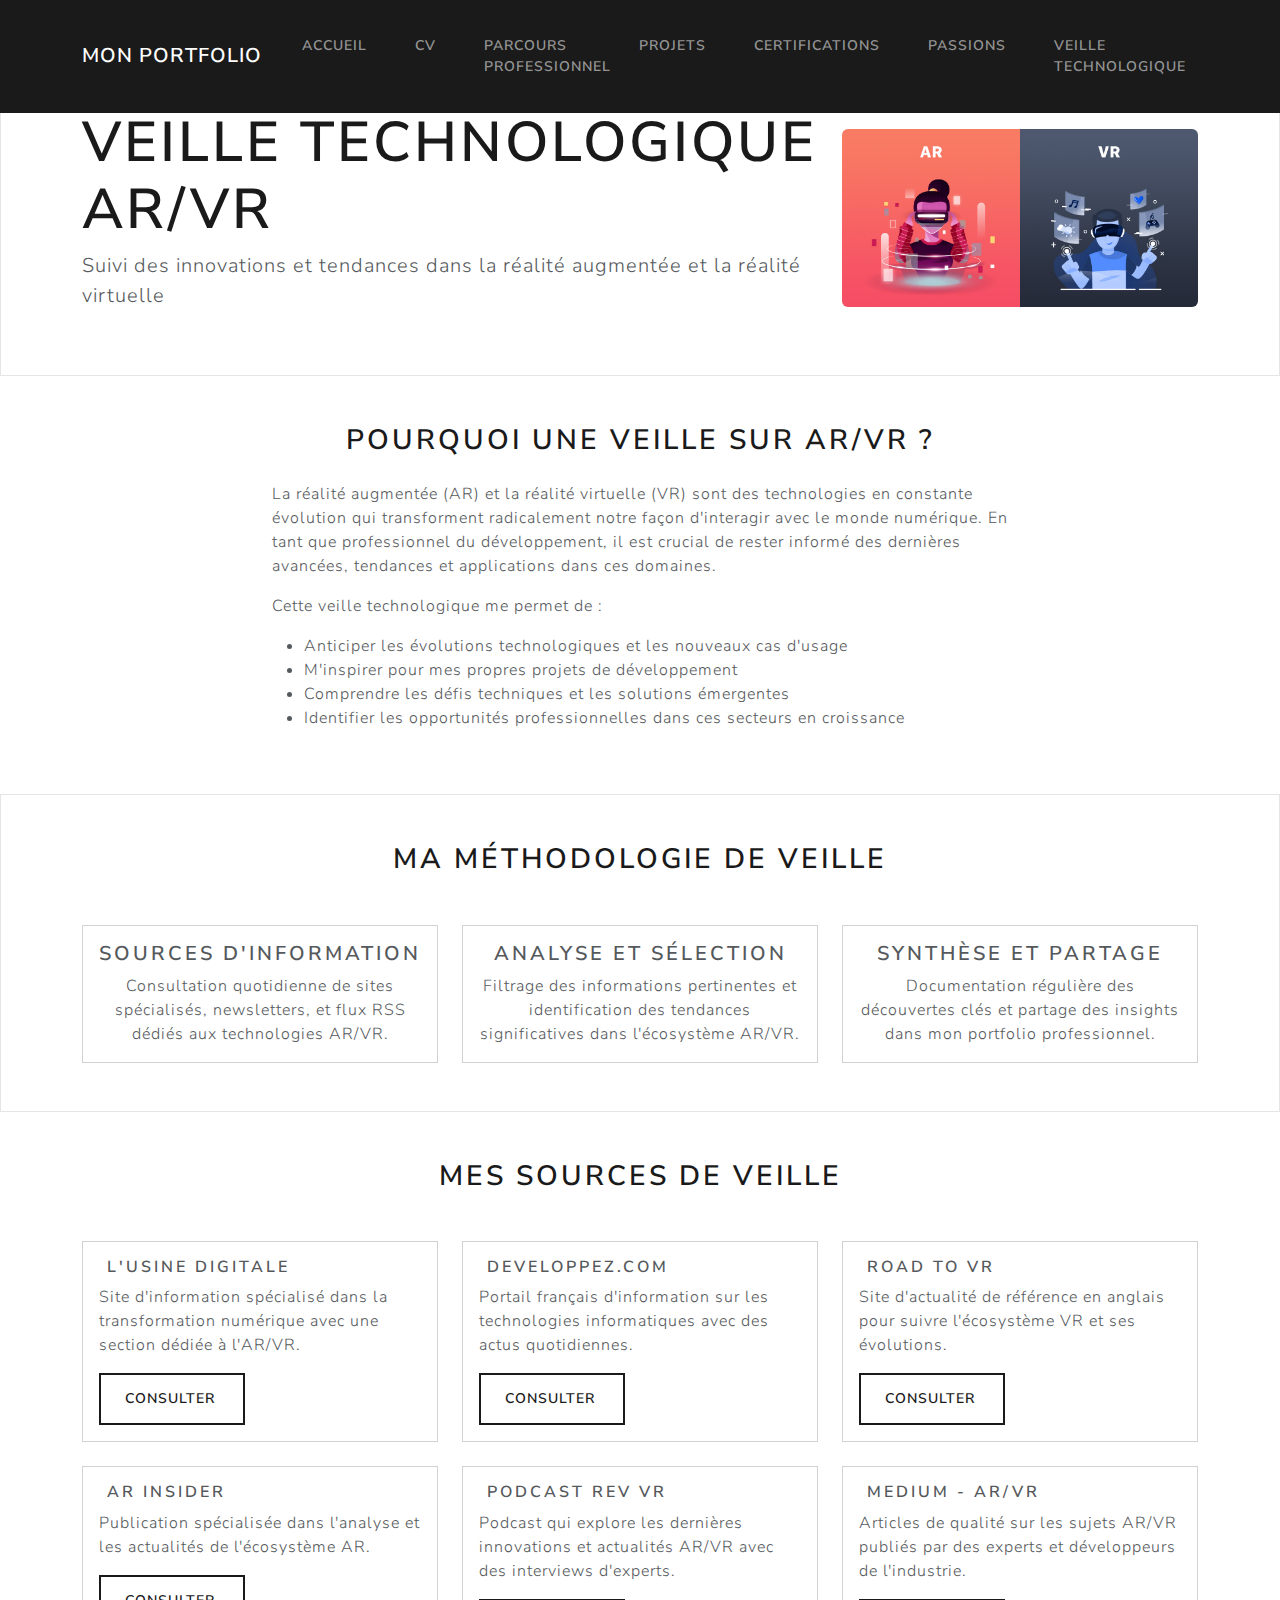
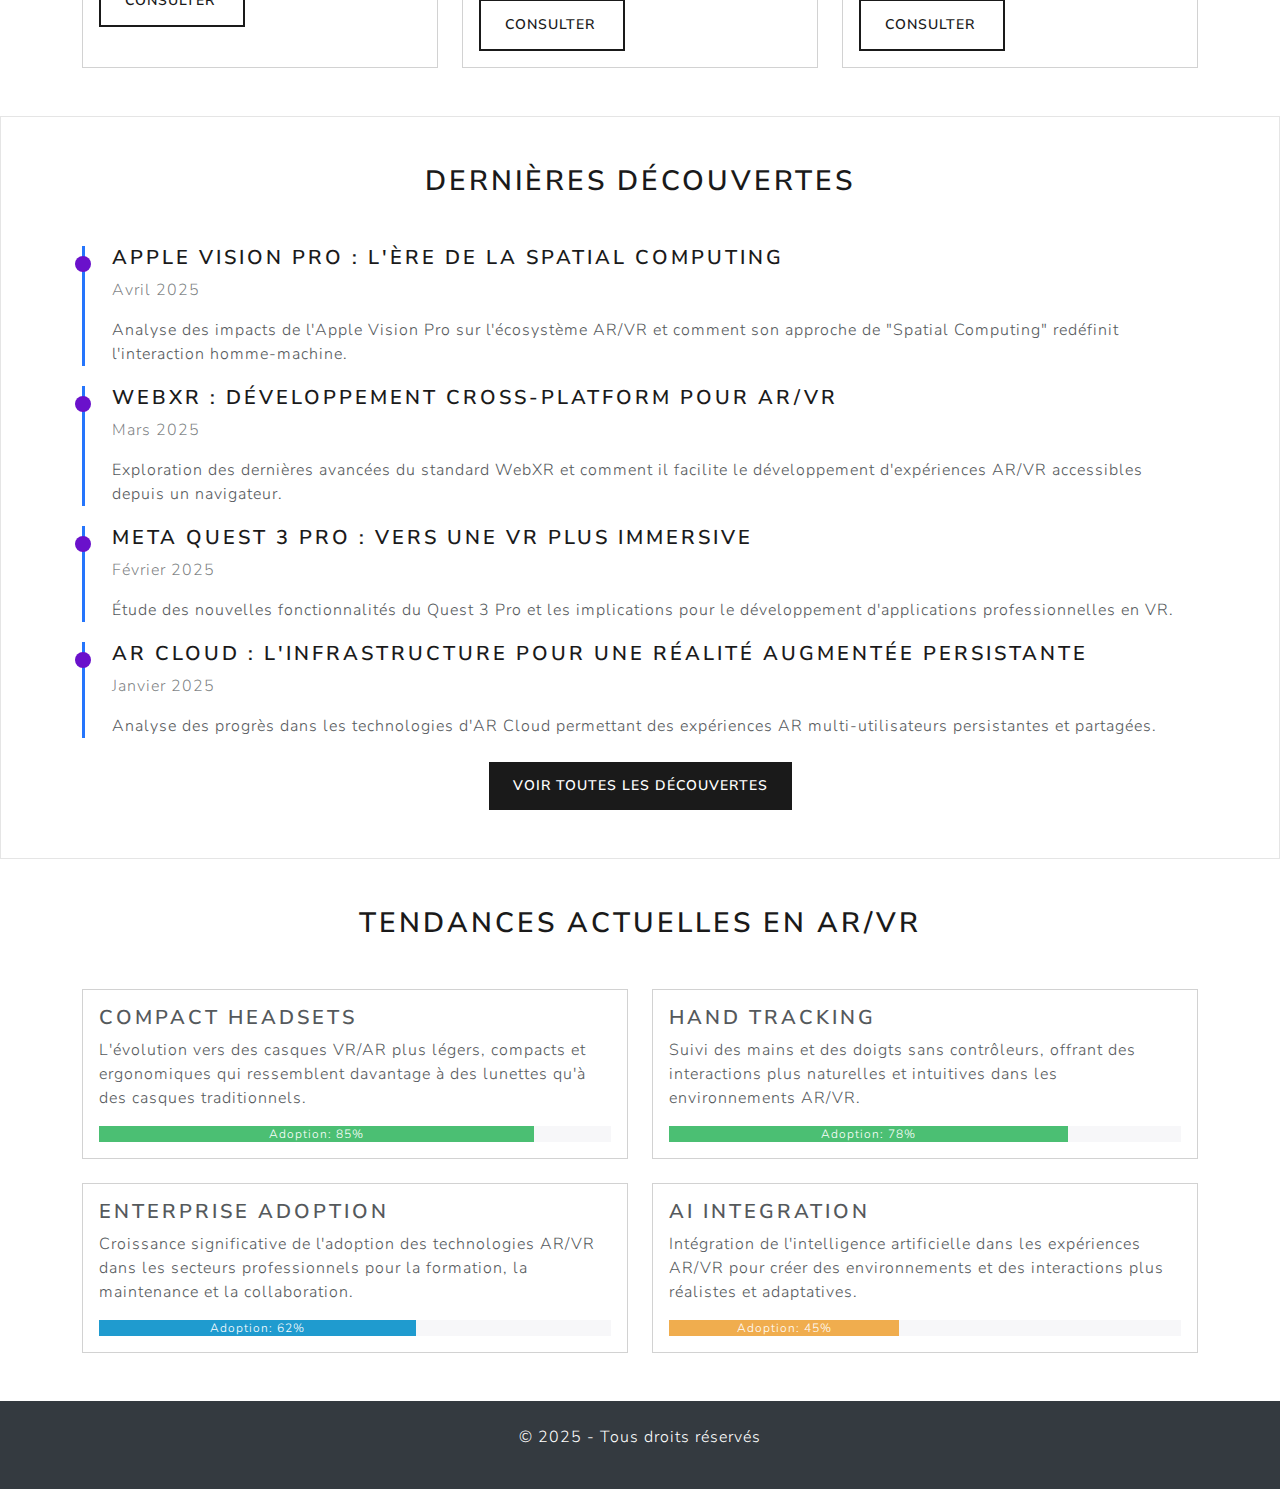
<file: VeilleTechno.html>
<!DOCTYPE html>
<html lang="fr">
<head>
    <meta charset="UTF-8">
    <meta name="viewport" content="width=device-width, initial-scale=1.0">
    <title>Veille Technologique AR/VR - Portfolio</title>
    <link href="assets/css/bootstrap.min.css" rel="stylesheet">
    <link href="assets/css/style-veille.css" rel="stylesheet">
    <script src="assets/js/bootstrap.bundle.min.js"></script>
</head>
<body>
<!-- Navigation -->
<nav class="navbar navbar-expand-lg navbar-dark bg-primary fixed-top">
    <div class="container">
        <a class="navbar-brand" href="index.html">Mon Portfolio</a>
        <button class="navbar-toggler" type="button" data-bs-toggle="collapse" data-bs-target="#navbarNav" aria-controls="navbarNav" aria-expanded="false" aria-label="Toggle navigation">
            <span class="navbar-toggler-icon"></span>
        </button>
        <div class="collapse navbar-collapse" id="navbarNav">
            <ul class="navbar-nav ms-auto">
                <li class="nav-item">
                    <a class="nav-link" href="index.html">Accueil</a>
                </li>
                <li class="nav-item">
                    <a class="nav-link" href="Cv.html">CV</a>
                </li>
                <li class="nav-item me-1">
                    <a class="nav-link" href="ParcoursProfessionnel.html">Parcours professionnel</a>
                </li>
                <li class="nav-item">
                    <a class="nav-link" href="Projet.html">Projets</a>
                </li>
                <li class="nav-item">
                    <a class="nav-link" href="Certification.html">Certifications</a>
                </li>
                <li class="nav-item">
                    <a class="nav-link" href="Passion.html">Passions</a>
                </li>
                <li class="nav-item me-1">
                    <a class="nav-link" href="VeilleTechno.html">Veille Technologique</a>
                </li>
            </ul>

        </div>
    </div>
</nav>

<!-- En-tête -->
<header class="bg-light py-5" style="margin-top: 60px">
    <div class="container">
        <div class="row align-items-center">
            <div class="col-lg-8">
                <h1 class="display-4 fw-bold">Veille Technologique AR/VR</h1>
                <p class="lead">Suivi des innovations et tendances dans la réalité augmentée et la réalité virtuelle</p>
            </div>
            <div class="col-lg-4">
                <img src="assets/image/Veille/ar-vr-differenceAR&VR_AGM_1200X600.jpg" alt="AR VR Illustration" class="img-fluid rounded">
            </div>
        </div>
    </div>
</header>

<!-- Section Introduction -->
<section class="py-5">
    <div class="container">
        <div class="row">
            <div class="col-lg-8 mx-auto">
                <h2 class="text-center mb-4">Pourquoi une veille sur AR/VR ?</h2>
                <p>La réalité augmentée (AR) et la réalité virtuelle (VR) sont des technologies en constante évolution qui transforment radicalement notre façon d'interagir avec le monde numérique. En tant que professionnel du développement, il est crucial de rester informé des dernières avancées, tendances et applications dans ces domaines.</p>
                <p>Cette veille technologique me permet de :</p>
                <ul>
                    <li>Anticiper les évolutions technologiques et les nouveaux cas d'usage</li>
                    <li>M'inspirer pour mes propres projets de développement</li>
                    <li>Comprendre les défis techniques et les solutions émergentes</li>
                    <li>Identifier les opportunités professionnelles dans ces secteurs en croissance</li>
                </ul>
            </div>
        </div>
    </div>
</section>

<!-- Section Méthodologie -->
<section class="py-5 bg-light">
    <div class="container">
        <h2 class="text-center mb-5">Ma Méthodologie de Veille</h2>
        <div class="row g-4">
            <div class="col-md-4">
                <div class="card h-100">
                    <div class="card-body text-center">
                        <i class="fas fa-search fa-3x mb-3 text-primary"></i>
                        <h3 class="card-title h4">Sources d'information</h3>
                        <p class="card-text">Consultation quotidienne de sites spécialisés, newsletters, et flux RSS dédiés aux technologies AR/VR.</p>
                    </div>
                </div>
            </div>
            <div class="col-md-4">
                <div class="card h-100">
                    <div class="card-body text-center">
                        <i class="fas fa-filter fa-3x mb-3 text-primary"></i>
                        <h3 class="card-title h4">Analyse et Sélection</h3>
                        <p class="card-text">Filtrage des informations pertinentes et identification des tendances significatives dans l'écosystème AR/VR.</p>
                    </div>
                </div>
            </div>
            <div class="col-md-4">
                <div class="card h-100">
                    <div class="card-body text-center">
                        <i class="fas fa-share-alt fa-3x mb-3 text-primary"></i>
                        <h3 class="card-title h4">Synthèse et Partage</h3>
                        <p class="card-text">Documentation régulière des découvertes clés et partage des insights dans mon portfolio professionnel.</p>
                    </div>
                </div>
            </div>
        </div>
    </div>
</section>

<!-- Section Sources -->
<section class="py-5">
    <div class="container">
        <h2 class="text-center mb-5">Mes Sources de Veille</h2>
        <div class="row g-4">
            <!-- Sources existantes -->
            <div class="col-md-6 col-lg-4">
                <div class="card h-100">
                    <div class="card-body">
                        <h3 class="card-title h5"><i class="fas fa-globe me-2 text-primary"></i>L'Usine Digitale</h3>
                        <p class="card-text">Site d'information spécialisé dans la transformation numérique avec une section dédiée à l'AR/VR.</p>
                        <a href="https://www.usine-digitale.fr/ar-vr/" class="btn btn-outline-primary" target="_blank">Consulter <i class="fas fa-external-link-alt ms-1"></i></a>
                    </div>
                </div>
            </div>
            <div class="col-md-6 col-lg-4">
                <div class="card h-100">
                    <div class="card-body">
                        <h3 class="card-title h5"><i class="fas fa-code me-2 text-primary"></i>Developpez.com</h3>
                        <p class="card-text">Portail français d'information sur les technologies informatiques avec des actus quotidiennes.</p>
                        <a href="https://www.developpez.com/" class="btn btn-outline-primary" target="_blank">Consulter <i class="fas fa-external-link-alt ms-1"></i></a>
                    </div>
                </div>
            </div>

            <!-- Sources additionnelles suggérées -->
            <div class="col-md-6 col-lg-4">
                <div class="card h-100">
                    <div class="card-body">
                        <h3 class="card-title h5"><i class="fas fa-vr-cardboard me-2 text-primary"></i>Road to VR</h3>
                        <p class="card-text">Site d'actualité de référence en anglais pour suivre l'écosystème VR et ses évolutions.</p>
                        <a href="https://www.roadtovr.com/" class="btn btn-outline-primary" target="_blank">Consulter <i class="fas fa-external-link-alt ms-1"></i></a>
                    </div>
                </div>
            </div>
            <div class="col-md-6 col-lg-4">
                <div class="card h-100">
                    <div class="card-body">
                        <h3 class="card-title h5"><i class="fas fa-glasses me-2 text-primary"></i>AR Insider</h3>
                        <p class="card-text">Publication spécialisée dans l'analyse et les actualités de l'écosystème AR.</p>
                        <a href="https://arinsider.co/" class="btn btn-outline-primary" target="_blank">Consulter <i class="fas fa-external-link-alt ms-1"></i></a>
                    </div>
                </div>
            </div>
            <div class="col-md-6 col-lg-4">
                <div class="card h-100">
                    <div class="card-body">
                        <h3 class="card-title h5"><i class="fas fa-podcast me-2 text-primary"></i>Podcast Rev VR</h3>
                        <p class="card-text">Podcast qui explore les dernières innovations et actualités AR/VR avec des interviews d'experts.</p>
                        <a href="https://www.reveresevr.com/" class="btn btn-outline-primary" target="_blank">Consulter <i class="fas fa-external-link-alt ms-1"></i></a>
                    </div>
                </div>
            </div>
            <div class="col-md-6 col-lg-4">
                <div class="card h-100">
                    <div class="card-body">
                        <h3 class="card-title h5"><i class="fab fa-medium me-2 text-primary"></i>Medium - AR/VR</h3>
                        <p class="card-text">Articles de qualité sur les sujets AR/VR publiés par des experts et développeurs de l'industrie.</p>
                        <a href="https://medium.com/tag/ar-vr" class="btn btn-outline-primary" target="_blank">Consulter <i class="fas fa-external-link-alt ms-1"></i></a>
                    </div>
                </div>
            </div>
        </div>
    </div>
</section>

<!-- Section Dernières Découvertes -->
<section class="py-5 bg-light">
    <div class="container">
        <h2 class="text-center mb-5">Dernières Découvertes</h2>
        <div class="timeline">
            <div class="timeline-item">
                <h4>Apple Vision Pro : l'ère de la Spatial Computing</h4>
                <p class="text-muted">Avril 2025</p>
                <p>Analyse des impacts de l'Apple Vision Pro sur l'écosystème AR/VR et comment son approche de "Spatial Computing" redéfinit l'interaction homme-machine.</p>
            </div>
            <div class="timeline-item">
                <h4>WebXR : Développement cross-platform pour AR/VR</h4>
                <p class="text-muted">Mars 2025</p>
                <p>Exploration des dernières avancées du standard WebXR et comment il facilite le développement d'expériences AR/VR accessibles depuis un navigateur.</p>
            </div>
            <div class="timeline-item">
                <h4>Meta Quest 3 Pro : Vers une VR plus immersive</h4>
                <p class="text-muted">Février 2025</p>
                <p>Étude des nouvelles fonctionnalités du Quest 3 Pro et les implications pour le développement d'applications professionnelles en VR.</p>
            </div>
            <div class="timeline-item">
                <h4>AR Cloud : L'infrastructure pour une réalité augmentée persistante</h4>
                <p class="text-muted">Janvier 2025</p>
                <p>Analyse des progrès dans les technologies d'AR Cloud permettant des expériences AR multi-utilisateurs persistantes et partagées.</p>
            </div>
        </div>
        <div class="text-center mt-4">
            <a href="#" class="btn btn-primary">Voir toutes les découvertes</a>
        </div>
    </div>
</section>

<!-- Section Tendances -->
<section class="py-5">
    <div class="container">
        <h2 class="text-center mb-5">Tendances Actuelles en AR/VR</h2>
        <div class="row g-4">
            <div class="col-md-6">
                <div class="card h-100">
                    <div class="card-body">
                        <h3 class="h4 card-title">Compact Headsets</h3>
                        <p class="card-text">L'évolution vers des casques VR/AR plus légers, compacts et ergonomiques qui ressemblent davantage à des lunettes qu'à des casques traditionnels.</p>
                        <div class="progress mt-3">
                            <div class="progress-bar bg-success" style="width: 85%">Adoption: 85%</div>
                        </div>
                    </div>
                </div>
            </div>
            <div class="col-md-6">
                <div class="card h-100">
                    <div class="card-body">
                        <h3 class="h4 card-title">Hand Tracking</h3>
                        <p class="card-text">Suivi des mains et des doigts sans contrôleurs, offrant des interactions plus naturelles et intuitives dans les environnements AR/VR.</p>
                        <div class="progress mt-3">
                            <div class="progress-bar bg-success" style="width: 78%">Adoption: 78%</div>
                        </div>
                    </div>
                </div>
            </div>
            <div class="col-md-6">
                <div class="card h-100">
                    <div class="card-body">
                        <h3 class="h4 card-title">Enterprise Adoption</h3>
                        <p class="card-text">Croissance significative de l'adoption des technologies AR/VR dans les secteurs professionnels pour la formation, la maintenance et la collaboration.</p>
                        <div class="progress mt-3">
                            <div class="progress-bar bg-info" style="width: 62%">Adoption: 62%</div>
                        </div>
                    </div>
                </div>
            </div>
            <div class="col-md-6">
                <div class="card h-100">
                    <div class="card-body">
                        <h3 class="h4 card-title">AI Integration</h3>
                        <p class="card-text">Intégration de l'intelligence artificielle dans les expériences AR/VR pour créer des environnements et des interactions plus réalistes et adaptatives.</p>
                        <div class="progress mt-3">
                            <div class="progress-bar bg-warning" style="width: 45%">Adoption: 45%</div>
                        </div>
                    </div>
                </div>
            </div>
        </div>
    </div>
</section>

<!-- Pied de page -->
<footer class="bg-dark text-white py-4">
        <div class="text-center">
            <p>&copy; 2025 - Tous droits réservés</p>
        </div>
</footer>
</body>
</html>
</file>
<file: assets/css/style.css>
<!-- style.css -->
body {
    padding-top: 56px;
}
.jumbotron {
    background-color: #e9ecef;
    padding: 2rem 1rem;
    margin-bottom: 2rem;
    border-radius: .3rem;
}
.card {
    height: 100%;
}
.skill-bar {
    height: 20px;
    background-color: #e9ecef;
    border-radius: 10px;
    margin-bottom: 10px;
}
.skill-progress {
    height: 100%;
    background-color: #007bff;
    border-radius: 10px;
    transition: width 1s ease-in-out;
}
</file>
<file: assets/css/style-parcours-pro.css>
.timeline {
    border-left: 3px solid #6c757d;
    border-bottom-right-radius: 4px;
    border-top-right-radius: 4px;
    margin: 0 auto;
    position: relative;
    padding: 50px;
    list-style: none;
    text-align: left;
    max-width: 70%;
}

.event {
    border-bottom: 1px dashed #6c757d;
    padding-bottom: 25px;
    margin-bottom: 25px;
    position: relative;
}

.event:last-of-type {
    padding-bottom: 0;
    margin-bottom: 0;
    border: none;
}

.event:before,
.event:after {
    position: absolute;
    display: block;
    top: 0;
}

.event:before {
    left: -207px;
    content: attr(data-date);
    text-align: right;
    font-weight: 100;
    font-size: 0.9em;
    min-width: 120px;
}

.event:after {
    box-shadow: 0 0 0 3px #6c757d;
    left: -55.8px;
    background: #fff;
    border-radius: 50%;
    height: 9px;
    width: 9px;
    content: "";
    top: 5px;
}
</file>
<file: assets/css/style-passions.css>
.passion-card {
    transition: transform 0.3s ease-in-out;
    margin-bottom: 2rem;
    border: none;
    border-radius: 15px;
    overflow: hidden;
    box-shadow: 0 4px 15px rgba(0,0,0,0.1);
}

.passion-card:hover {
    transform: translateY(-10px);
}

.passion-icon {
    font-size: 2.5rem;
    margin-bottom: 1rem;
}

.category-title {
    position: relative;
    padding-bottom: 0.5rem;
    margin-bottom: 2rem;
}

.category-title::after {
    content: '';
    position: absolute;
    bottom: 0;
    left: 0;
    width: 50px;
    height: 3px;
    background: #007bff;
    transition: width 0.3s ease;
}

.category-title:hover::after {
    width: 125px;
}

.bg-gaming {
    background: linear-gradient(45deg, #6f42c1, #007bff);
}

.bg-sport {
    background: linear-gradient(45deg, #28a745, #20c997);
}

.bg-anime {
    background: linear-gradient(45deg, #B50F4D, #E656B7);
}

.text-shadow {
    text-shadow: 2px 2px 4px rgba(0,0,0,0.2);
}

.placeholder-img {
    width: 100%;
    height: 200px;
    background-color: #f8f9fa;
    display: flex;
    align-items: center;
    justify-content: center;
}
</file>
<file: assets/css/style-veille.css>
.card {
    transition: transform 0.3s ease, box-shadow 0.3s ease;
}
.card:hover {
    transform: translateY(-5px);
    box-shadow: 0 10px 20px rgba(0, 0, 0, 0.2);
}
.bg-ar-vr {
    background: linear-gradient(135deg, #6a11cb 0%, #2575fc 100%);
}
.timeline-item {
    position: relative;
    padding-left: 30px;
    margin-bottom: 20px;
}
.timeline-item:before {
    content: '';
    position: absolute;
    left: 0;
    top: 0;
    height: 100%;
    width: 3px;
    background: #2575fc;
}
.timeline-item:after {
    content: '';
    position: absolute;
    left: -7px;
    top: 10px;
    height: 16px;
    width: 16px;
    border-radius: 50%;
    background: #6a11cb;
}
</file>
